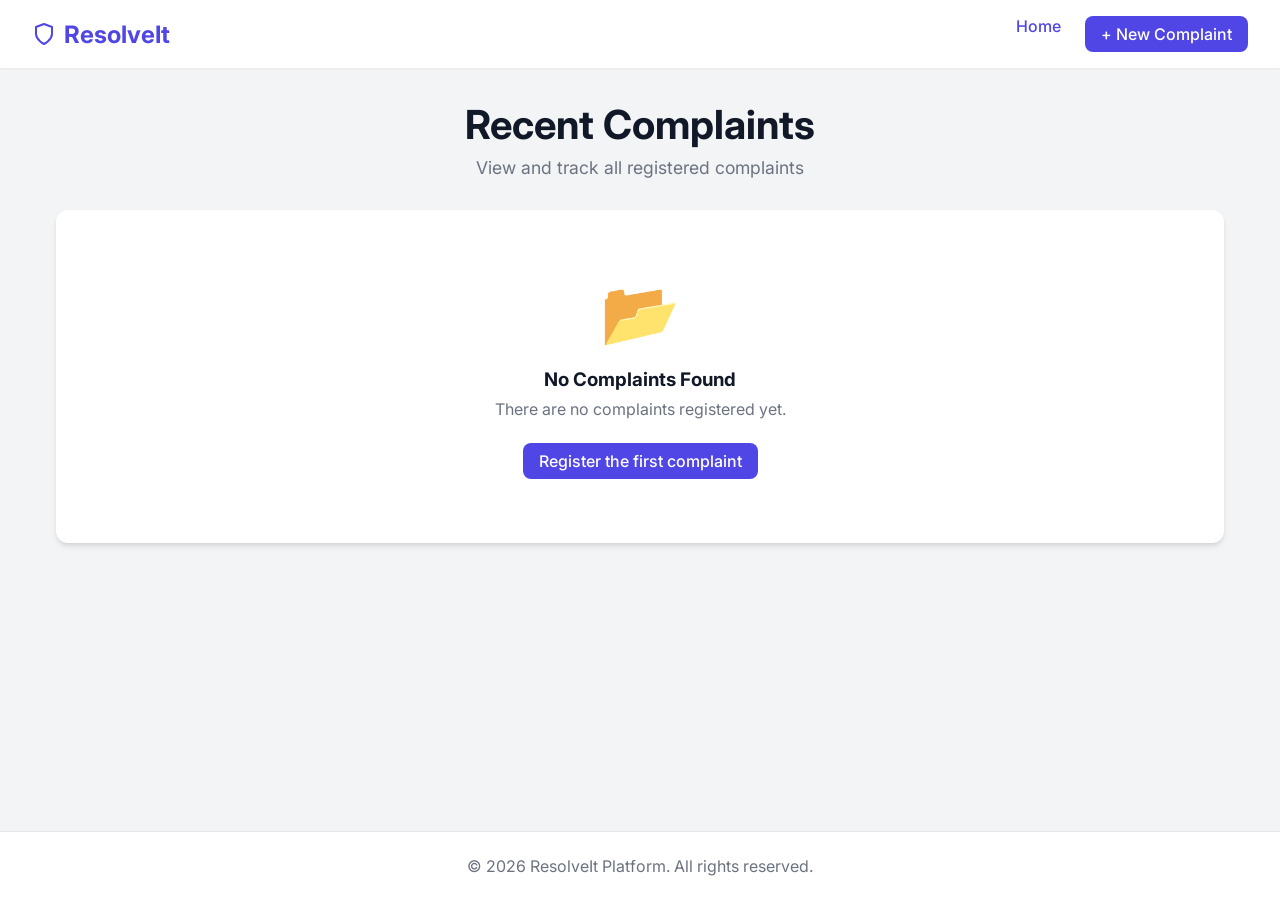
<file: index.html>
<!DOCTYPE html>
<html lang="en">
<head>
    <meta charset="UTF-8">
    <meta name="viewport" content="width=device-width, initial-scale=1.0">
    <title>Complaints | ResolveIt</title>
    <link rel="stylesheet" href="style.css">
</head>
<body>
    <!-- Navbar -->
    <nav class="navbar">
        <a href="index.html" class="navbar-brand">
            <svg width="24" height="24" viewBox="0 0 24 24" fill="none" stroke="currentColor" stroke-width="2" stroke-linecap="round" stroke-linejoin="round">
                <path d="M12 22s8-4 8-10V5l-8-3-8 3v7c0 6 8 10 8 10z"/>
            </svg>
            ResolveIt
        </a>
        <div class="navbar-nav">
            <a href="index.html" class="nav-link active">Home</a>
            <a href="add-complaint.html" class="btn-primary">+ New Complaint</a>
        </div>
    </nav>

    <!-- Main Content -->
    <main class="container">
        <div class="page-header">
            <h1 class="page-title">Recent Complaints</h1>
            <p class="page-subtitle">View and track all registered complaints</p>
        </div>

        <div id="complaintsContainer" class="complaints-grid">
            <!-- Complaints will be rendered here by JS -->
        </div>
    </main>

    <!-- Footer -->
    <footer class="footer">
        <p>&copy; 2026 ResolveIt Platform. All rights reserved.</p>
    </footer>

    <script src="script.js"></script>
</body>
</html>
</file>
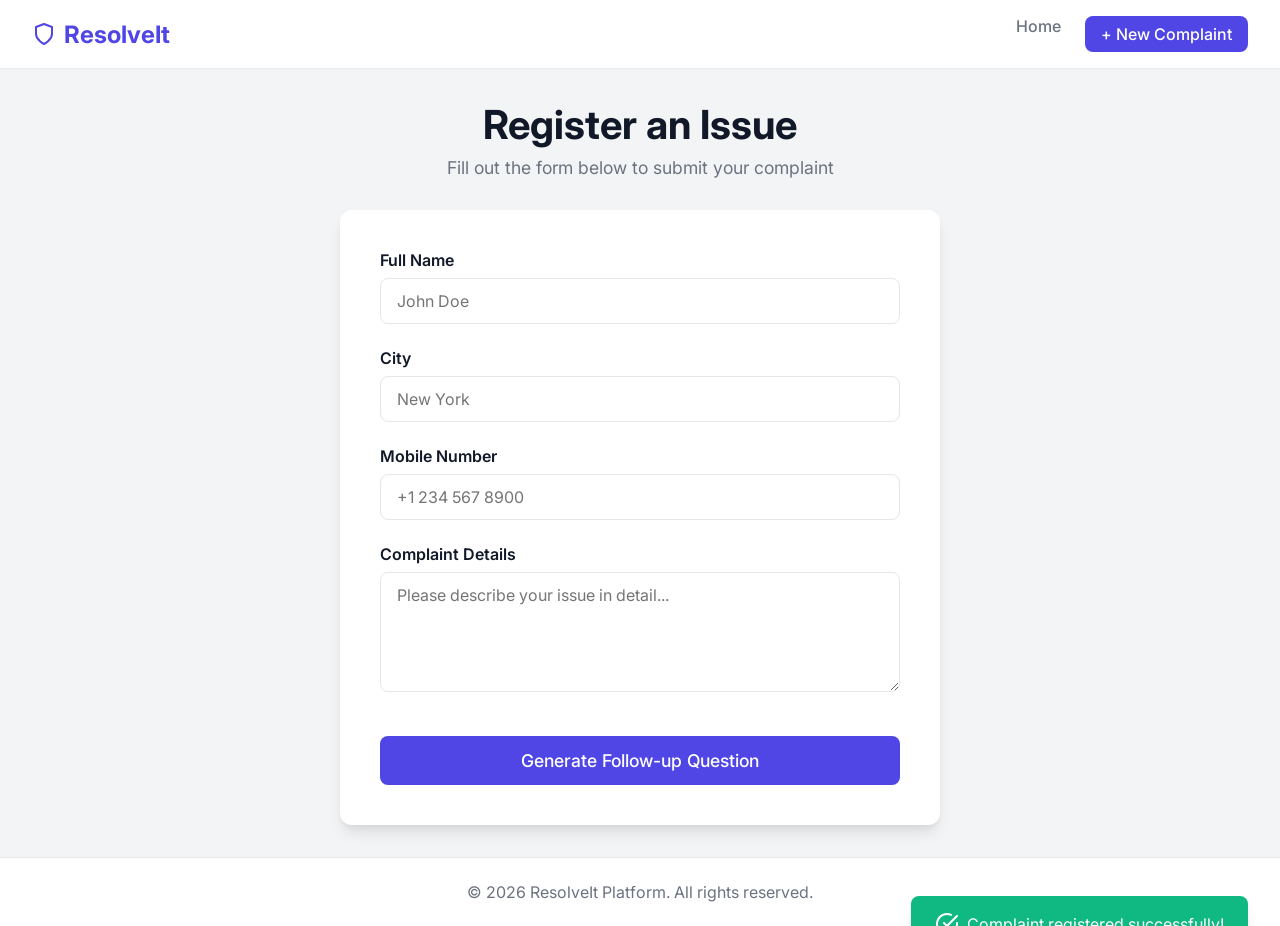
<file: add-complaint.html>
<!DOCTYPE html>
<html lang="en">
<head>
    <meta charset="UTF-8">
    <meta name="viewport" content="width=device-width, initial-scale=1.0">
    <title>Register Complaint | ResolveIt</title>
    <link rel="stylesheet" href="style.css">
</head>
<body>
    <!-- Navbar -->
    <nav class="navbar">
        <a href="index.html" class="navbar-brand">
            <svg width="24" height="24" viewBox="0 0 24 24" fill="none" stroke="currentColor" stroke-width="2" stroke-linecap="round" stroke-linejoin="round">
                <path d="M12 22s8-4 8-10V5l-8-3-8 3v7c0 6 8 10 8 10z"/>
            </svg>
            ResolveIt
        </a>
        <div class="navbar-nav">
            <a href="index.html" class="nav-link">Home</a>
            <a href="add-complaint.html" class="btn-primary">+ New Complaint</a>
        </div>
    </nav>

    <!-- Main Content -->
    <main class="container">
        <div class="page-header">
            <h1 class="page-title">Register an Issue</h1>
            <p class="page-subtitle">Fill out the form below to submit your complaint</p>
        </div>

        <div class="form-card">
            <form id="complaintForm">
                <div class="form-group">
                    <label for="name" class="form-label">Full Name</label>
                    <input type="text" id="name" name="name" class="form-control" required placeholder="John Doe">
                </div>
                
                <div class="form-group">
                    <label for="city" class="form-label">City</label>
                    <input type="text" id="city" name="city" class="form-control" required placeholder="New York">
                </div>

                <div class="form-group">
                    <label for="mobile" class="form-label">Mobile Number</label>
                    <input type="tel" id="mobile" name="mobile" class="form-control" required placeholder="+1 234 567 8900" pattern="[\+]?[0-9\s\-\(\)]+">
                </div>

                <div class="form-group">
                    <label for="complaintText" class="form-label">Complaint Details</label>
                    <textarea id="complaintText" name="complaintText" class="form-control" required placeholder="Please describe your issue in detail..."></textarea>
                </div>

                <div id="aiSection" style="display: none; margin-top: 1rem; padding: 1rem; background-color: var(--bg-color); border: 1px solid var(--border-color); border-radius: var(--radius);">
                    <label class="form-label" style="color: var(--primary-color);">AI Follow-up Question</label>
                    <p id="aiQuestionText" style="margin-bottom: 0.75rem; font-weight: 500; line-height: 1.4;"></p>
                    <textarea id="aiAnswer" name="aiAnswer" class="form-control" placeholder="Your answer..."></textarea>
                </div>

                <button type="button" id="btnGenerateQuestion" class="btn-primary" style="width: 100%; padding: 0.875rem; font-size: 1.1rem; margin-top: 1rem;">
                    Generate Follow-up Question
                </button>

                <button type="submit" id="btnSubmitComplaint" class="btn-primary" style="width: 100%; padding: 0.875rem; font-size: 1.1rem; margin-top: 1rem; display: none;">
                    Submit Complaint
                </button>
            </form>
        </div>
    </main>

    <!-- Toast Notification -->
    <div id="toast" class="toast">
        <svg width="24" height="24" viewBox="0 0 24 24" fill="none" stroke="currentColor" stroke-width="2" stroke-linecap="round" stroke-linejoin="round">
            <path d="M22 11.08V12a10 10 0 1 1-5.93-9.14"></path>
            <polyline points="22 4 12 14.01 9 11.01"></polyline>
        </svg>
        <span id="toastMsg">Complaint registered successfully!</span>
    </div>

    <!-- Footer -->
    <footer class="footer">
        <p>&copy; 2026 ResolveIt Platform. All rights reserved.</p>
    </footer>

    <script src="script.js"></script>
</body>
</html>
</file>
<file: style.css>
@import url('https://fonts.googleapis.com/css2?family=Inter:wght@300;400;500;600;700&display=swap');

:root {
  --primary-color: #4f46e5;
  --primary-hover: #4338ca;
  --bg-color: #f3f4f6;
  --surface-color: #ffffff;
  --text-main: #111827;
  --text-muted: #6b7280;
  --border-color: #e5e7eb;
  --error-color: #ef4444;
  --success-color: #10b981;
  --shadow-sm: 0 1px 2px 0 rgba(0, 0, 0, 0.05);
  --shadow-md: 0 4px 6px -1px rgba(0, 0, 0, 0.1), 0 2px 4px -1px rgba(0, 0, 0, 0.06);
  --shadow-lg: 0 10px 15px -3px rgba(0, 0, 0, 0.1), 0 4px 6px -2px rgba(0, 0, 0, 0.05);
  --radius-md: 0.5rem;
  --radius-lg: 0.75rem;
}

* {
  margin: 0;
  padding: 0;
  box-sizing: border-box;
  font-family: 'Inter', sans-serif;
}

body {
  background-color: var(--bg-color);
  color: var(--text-main);
  display: flex;
  flex-direction: column;
  min-height: 100vh;
}

/* Navbar */
.navbar {
  background-color: var(--surface-color);
  box-shadow: var(--shadow-sm);
  padding: 1rem 2rem;
  display: flex;
  justify-content: space-between;
  align-items: center;
  position: sticky;
  top: 0;
  z-index: 10;
}

.navbar-brand {
  font-size: 1.5rem;
  font-weight: 700;
  color: var(--primary-color);
  text-decoration: none;
  display: flex;
  align-items: center;
  gap: 0.5rem;
}

.navbar-nav {
  display: flex;
  gap: 1.5rem;
}

.nav-link {
  text-decoration: none;
  color: var(--text-muted);
  font-weight: 500;
  transition: color 0.3s ease;
}

.nav-link:hover, .nav-link.active {
  color: var(--primary-color);
}

.btn-primary {
  background-color: var(--primary-color);
  color: white;
  padding: 0.5rem 1rem;
  border-radius: var(--radius-md);
  text-decoration: none;
  font-weight: 500;
  transition: background-color 0.3s ease, transform 0.1s ease;
  border: none;
  cursor: pointer;
  display: inline-flex;
  align-items: center;
  justify-content: center;
}

.btn-primary:hover {
  background-color: var(--primary-hover);
}

.btn-primary:active {
  transform: translateY(1px);
}

/* Main Container */
.container {
  flex: 1;
  max-width: 1200px;
  margin: 2rem auto;
  padding: 0 1rem;
  width: 100%;
}

/* Page Header */
.page-header {
  margin-bottom: 2rem;
  text-align: center;
}

.page-title {
  font-size: 2.5rem;
  font-weight: 700;
  color: var(--text-main);
  margin-bottom: 0.5rem;
}

.page-subtitle {
  color: var(--text-muted);
  font-size: 1.1rem;
}

/* Form Styles */
.form-card {
  background: var(--surface-color);
  border-radius: var(--radius-lg);
  padding: 2.5rem;
  box-shadow: var(--shadow-lg);
  max-width: 600px;
  margin: 0 auto;
}

.form-group {
  margin-bottom: 1.5rem;
}

.form-label {
  display: block;
  font-weight: 600;
  margin-bottom: 0.5rem;
  color: var(--text-main);
}

.form-control {
  width: 100%;
  padding: 0.75rem 1rem;
  border: 1px solid var(--border-color);
  border-radius: var(--radius-md);
  font-size: 1rem;
  transition: border-color 0.3s ease, box-shadow 0.3s ease;
  outline: none;
}

.form-control:focus {
  border-color: var(--primary-color);
  box-shadow: 0 0 0 3px rgba(79, 70, 229, 0.1);
}

textarea.form-control {
  resize: vertical;
  min-height: 120px;
}

/* Complaints Grid */
.complaints-grid {
  display: grid;
  grid-template-columns: repeat(auto-fill, minmax(300px, 1fr));
  gap: 1.5rem;
}

.complaint-card {
  background: var(--surface-color);
  border-radius: var(--radius-lg);
  padding: 1.5rem;
  box-shadow: var(--shadow-md);
  transition: transform 0.3s ease, box-shadow 0.3s ease;
  border: 1px solid var(--border-color);
  display: flex;
  flex-direction: column;
}

.complaint-card:hover {
  transform: translateY(-5px);
  box-shadow: var(--shadow-lg);
}

.complaint-header {
  display: flex;
  justify-content: space-between;
  align-items: flex-start;
  margin-bottom: 1rem;
  padding-bottom: 1rem;
  border-bottom: 1px solid var(--border-color);
}

.complaint-user {
  font-weight: 600;
  font-size: 1.1rem;
  color: var(--text-main);
}

.complaint-meta {
  color: var(--text-muted);
  font-size: 0.875rem;
  display: flex;
  flex-direction: column;
  align-items: flex-end;
  gap: 0.25rem;
}

.complaint-body {
  color: var(--text-main);
  line-height: 1.5;
  flex: 1;
}

.empty-state {
  text-align: center;
  padding: 4rem 2rem;
  background: var(--surface-color);
  border-radius: var(--radius-lg);
  box-shadow: var(--shadow-md);
}

.empty-icon {
  font-size: 4rem;
  color: var(--border-color);
  margin-bottom: 1rem;
}

/* Footer */
.footer {
  background-color: var(--surface-color);
  padding: 1.5rem;
  text-align: center;
  border-top: 1px solid var(--border-color);
  color: var(--text-muted);
  margin-top: auto;
}

/* Toast Notification */
.toast {
  position: fixed;
  bottom: 2rem;
  right: 2rem;
  background: var(--success-color);
  color: white;
  padding: 1rem 1.5rem;
  border-radius: var(--radius-md);
  box-shadow: var(--shadow-lg);
  transform: translateY(150%);
  transition: transform 0.3s cubic-bezier(0.68, -0.55, 0.265, 1.55);
  z-index: 100;
  display: flex;
  align-items: center;
  gap: 0.5rem;
}

.toast.show {
  transform: translateY(0);
}
</file>
